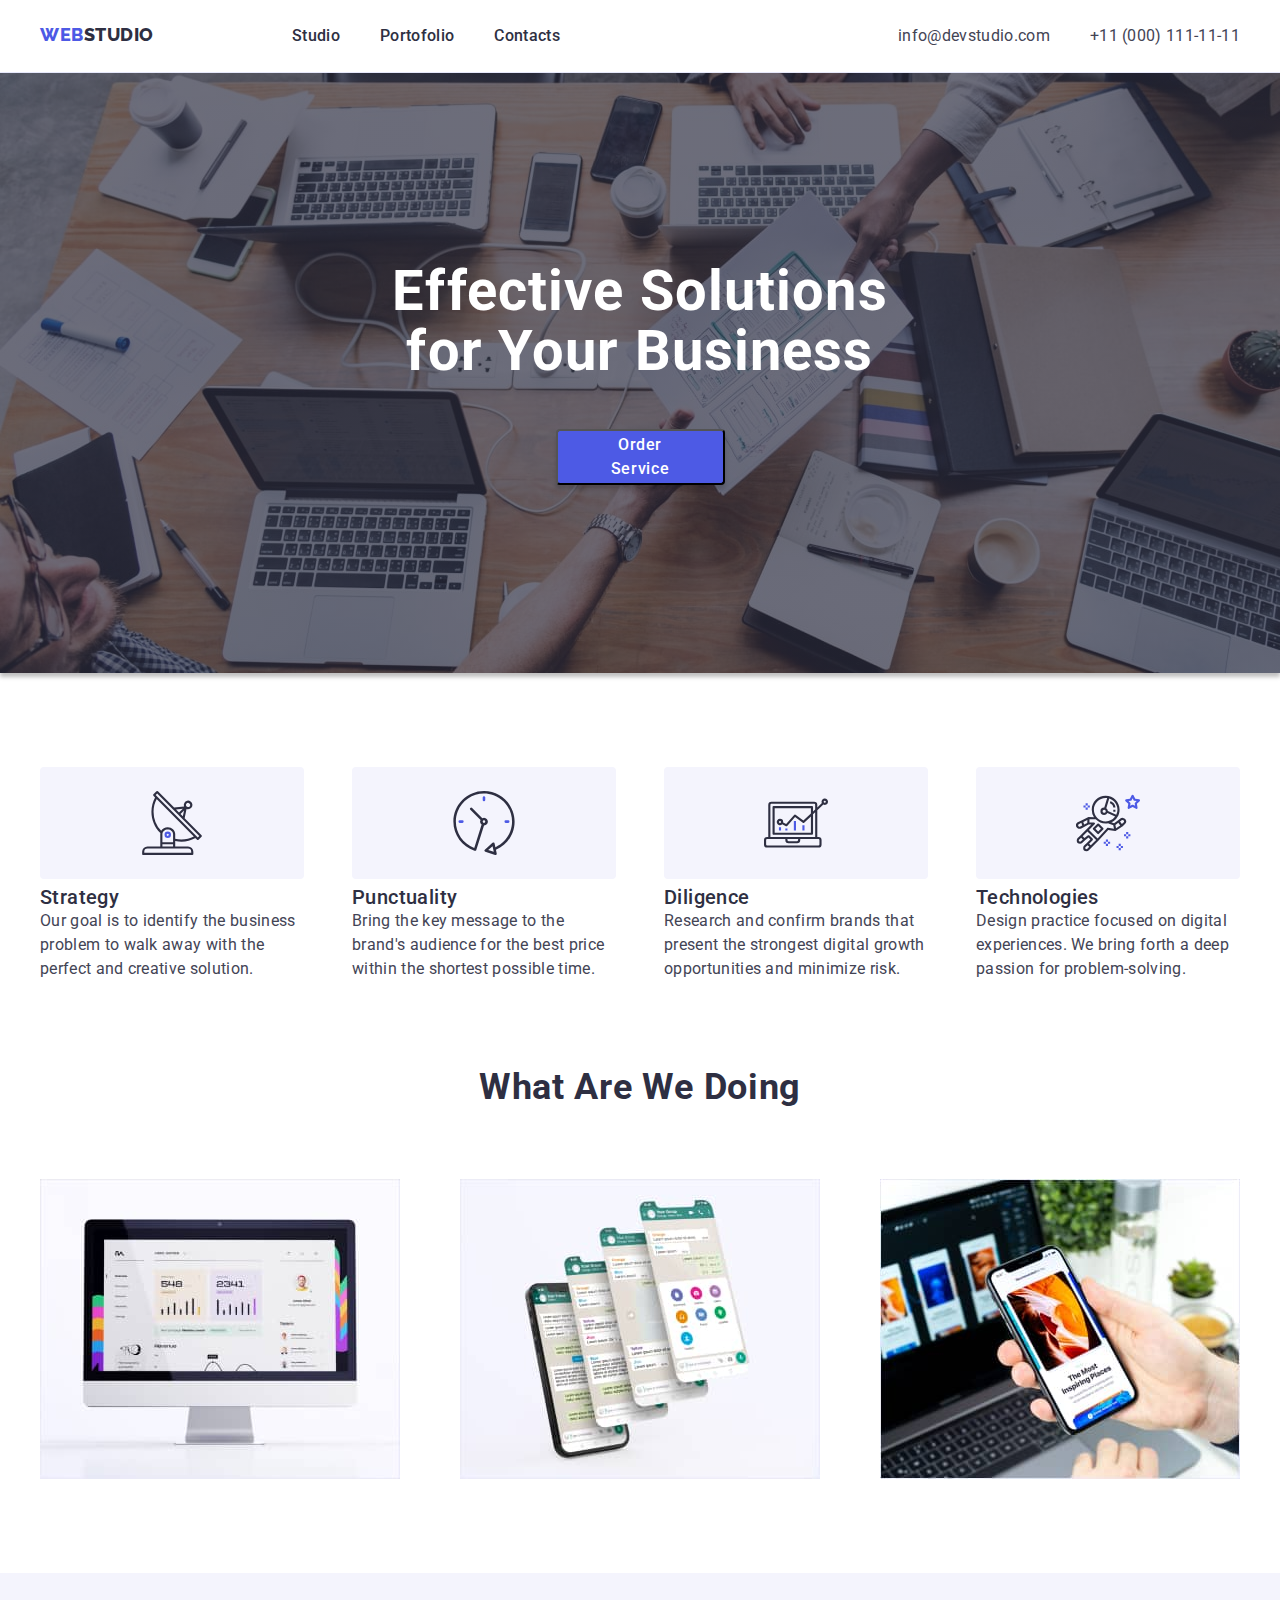
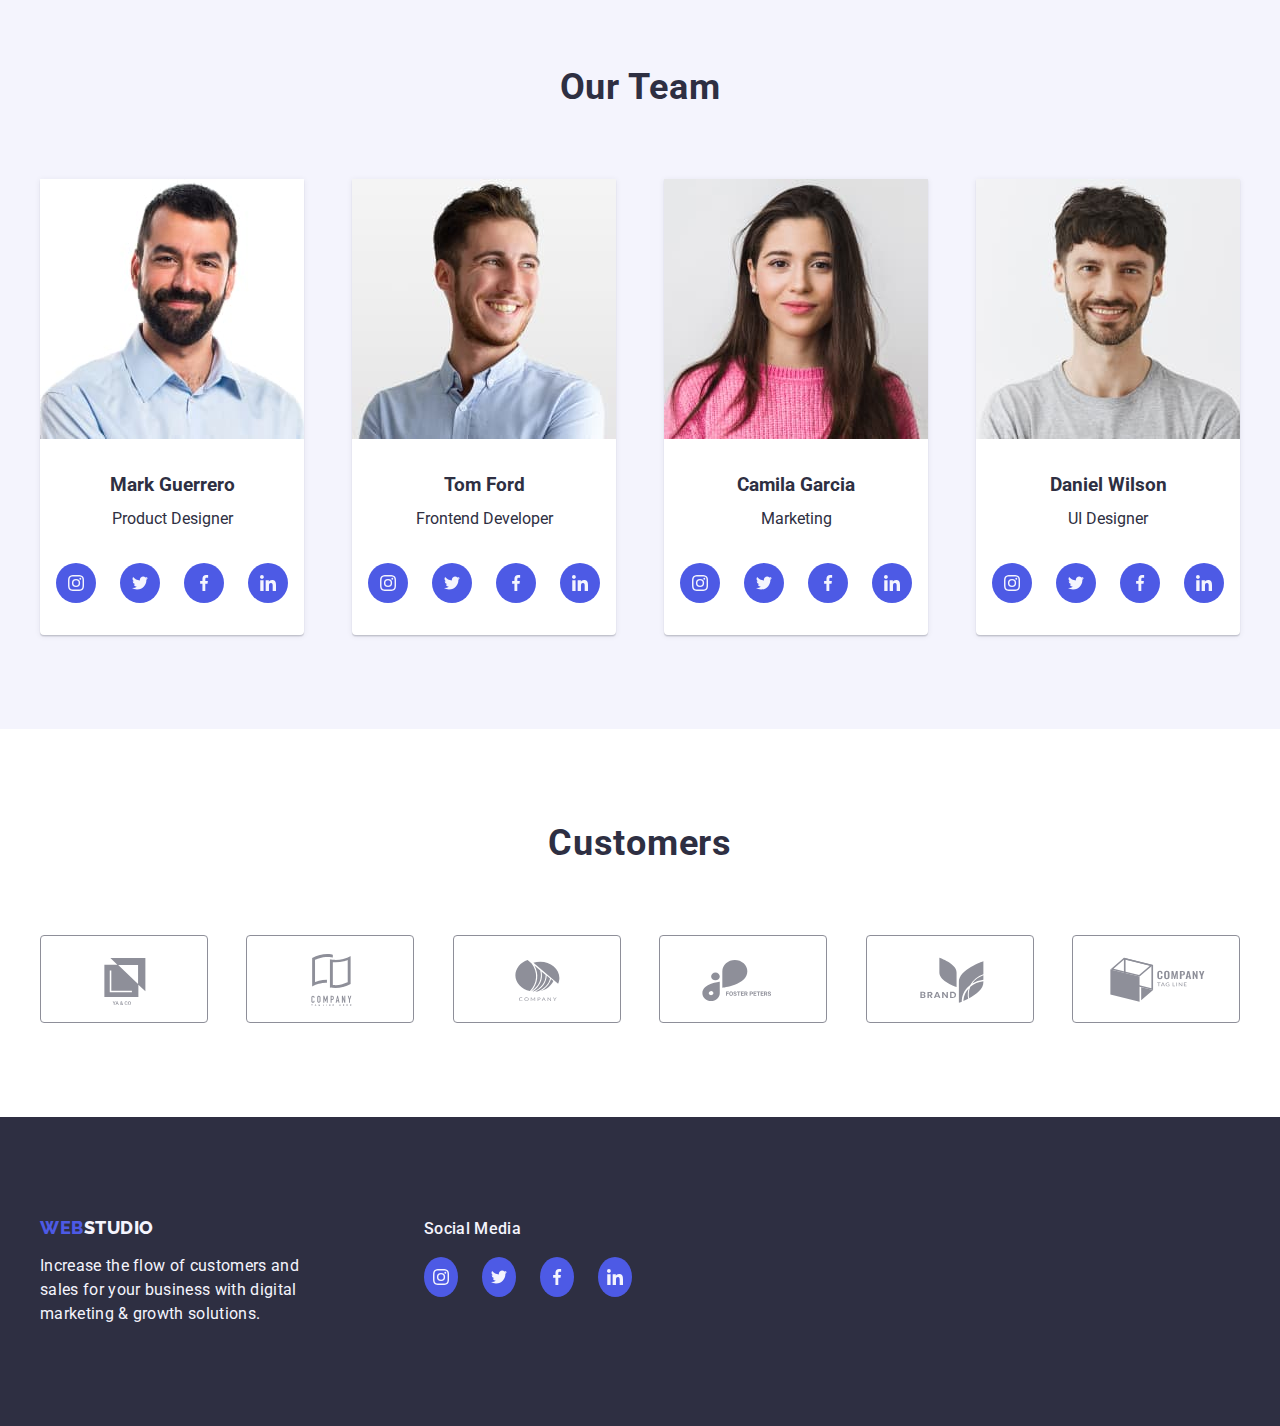
<file: index.html>
<!DOCTYPE html>
<html lang="en">
  <head>
    <meta charset="UTF-8" />
    <meta name="viewport" content="width=device-width, initial-scale=1.0" />

    <!-- import roboto si raleway -->
    <link rel="preconnect" href="https://fonts.googleapis.com" />
    <link rel="preconnect" href="https://fonts.gstatic.com" crossorigin />
    <link
      href="https://fonts.googleapis.com/css2?family=Raleway:ital,wght@0,100..900;1,100..900&family=Roboto:wght@400;500;700;900&display=swap"
      rel="stylesheet"
    />

    <link
      rel="stylesheet"
      href="https://cdnjs.cloudflare.com/ajax/libs/modern-normalize/1.1.0/modern-normalize.min.css"
    />
    <link rel="stylesheet" href="./css/modern-normalize.css" />
    <link rel="stylesheet" href="./css/studio.css" />

    <title>Web Studio</title>
  </head>

  <body class="width-page">
    <header class="header-line">
      <div class="container header-line-style">
        <a href="index.html" rel="noopener noreferrer" class="logo">WEB</a>
        <nav class="navbar">
          <ul class="navbar-list">
            <li>
              <a class="navbar-list-comp" href="index.html">Studio</a>
            </li>
            <li>
              <a
                class="navbar-list-comp"
                href="portofolio.html"
                target="_parent"
                >Portofolio</a
              >
            </li>
            <li>
              <a class="navbar-list-comp" href="" target="_blank">Contacts</a>
            </li>
          </ul>
        </nav>

        <ul class="contact">
          <li>
            <a href="mailto:info@devstudio.com">info@devstudio.com</a>
          </li>
          <li>
            <a href="tel:+11 (000) 111-11-11">+11 (000) 111-11-11</a>
          </li>
        </ul>
      </div>
    </header>

    <main>
      <!-- sectiunea hero -->
      <section class="section section-one">
        <div class="container hero-section">
          <h1>Effective Solutions for Your Business</h1>
          <button type="button">Order Service</button>
        </div>
      </section>

      <!-- sectiunea 1 -->
      <section class="section">
        <div class="container">
          <ul class="section-one-list">
            <li class="section-one-list-item">
              <div class="diagram-style">
                <svg class="diagram-icon">
                  <use href="./images/symbol-defs.svg#icon-antenna"></use>
                </svg>

                <h2>Strategy</h2>
                <p>
                  Our goal is to identify the business problem to walk away with
                  the perfect and creative solution.
                </p>
              </div>
            </li>
            <li class="section-one-list-item">
              <div class="diagram-style">
                <svg class="diagram-icon">
                  <use href="./images/symbol-defs.svg#icon-clock"></use>
                </svg>

                <h2>Punctuality</h2>
                <p>
                  Bring the key message to the brand's audience for the best
                  price within the shortest possible time.
                </p>
              </div>
            </li>
            <li class="section-one-list-item">
              <div class="diagram-style">
                <svg class="diagram-icon">
                  <use href="./images/symbol-defs.svg#icon-diagram"></use>
                </svg>
                <h2>Diligence</h2>
                <p>
                  Research and confirm brands that present the strongest digital
                  growth opportunities and minimize risk.
                </p>
              </div>
            </li>
            <li class="section-one-list-item">
              <div class="diagram-style">
                <svg class="diagram-icon">
                  <use href="./images/symbol-defs.svg#icon-astronaut"></use>
                </svg>
                <h2>Technologies</h2>
                <p>
                  Design practice focused on digital experiences. We bring forth
                  a deep passion for problem-solving.
                </p>
              </div>
            </li>
          </ul>
        </div>
      </section>

      <!-- sectiunea 2 -->
      <section class="section section-two">
        <div class="container section-two">
          <h2>What are we doing</h2>
          <ul class="section-two-list">
            <li>
              <img
                src="./images/img1(1).jpg"
                alt="monitor cu un grafic pornit"
                width="360"
                height="300"
              />
            </li>
            <li>
              <img
                src="./images/img2(1).jpg"
                alt="telefon cu aplicatie de text pornit"
                width="360"
                height="300"
              />
            </li>
            <li>
              <img
                src="./images/img3(1).jpg"
                alt="laptop conectat cu un laptop"
                width="360"
                height="300"
              />
            </li>
          </ul>
        </div>
      </section>

      <!-- sectiunea 3 -->
      <section class="section section-tree">
        <div class="container our-team-section">
          <h2>Our Team</h2>
          <ul class="card-list">
            <li class="card">
              <img
                src="./images/img(4).jpg"
                alt="Mark Guerrero"
                width="264"
                height="260"
              />
              <div class="card-content">
                <h3>Mark Guerrero</h3>
                <p>Product Designer</p>
              </div>
              <div class="icons-list">
                <a
                  href="https://www.instagram.com/"
                  target="_blank"
                  arial-label="instagram-link"
                  class="icon"
                  ><svg>
                    <use href="./images/symbol-defs.svg#icon-instagram"></use>
                  </svg>
                </a>
                <a
                  href="https://www.twitter.com/"
                  target="_blank"
                  arial-label="instagram-link"
                  class="icon"
                  ><svg>
                    <use href="./images/symbol-defs.svg#icon-twitter"></use>
                  </svg>
                </a>
                <a
                  href="https://www.facebook.com/"
                  target="_blank"
                  arial-label="instagram-link"
                  class="icon"
                  ><svg>
                    <use href="./images/symbol-defs.svg#icon-facebook"></use>
                  </svg>
                </a>
                <a
                  href="https://www.linkedin.com/"
                  target="_blank"
                  arial-label="instagram-link"
                  class="icon"
                  ><svg>
                    <use href="./images/symbol-defs.svg#icon-linkedin"></use>
                  </svg>
                </a>
              </div>
            </li>
            <li class="card">
              <img
                src="./images/img(1)(1).jpg"
                alt="Tom Ford"
                width="264"
                height="260"
              />
              <div class="card-content">
                <h3>Tom Ford</h3>
                <p>Frontend Developer</p>
              </div>
              <div class="icons-list">
                <a
                  href="https://www.instagram.com/"
                  target="_blank"
                  arial-label="instagram-link"
                  class="icon"
                  ><svg>
                    <use href="./images/symbol-defs.svg#icon-instagram"></use>
                  </svg>
                </a>
                <a
                  href="https://www.twitter.com/"
                  target="_blank"
                  arial-label="instagram-link"
                  class="icon"
                  ><svg>
                    <use href="./images/symbol-defs.svg#icon-twitter"></use>
                  </svg>
                </a>
                <a
                  href="https://www.facebook.com/"
                  target="_blank"
                  arial-label="instagram-link"
                  class="icon"
                  ><svg>
                    <use href="./images/symbol-defs.svg#icon-facebook"></use>
                  </svg>
                </a>
                <a
                  href="https://www.linkedin.com/"
                  target="_blank"
                  arial-label="instagram-link"
                  class="icon"
                  ><svg>
                    <use href="./images/symbol-defs.svg#icon-linkedin"></use>
                  </svg>
                </a>
              </div>
            </li>
            <li class="card">
              <img
                src="./images/img(2)(1).jpg"
                alt="Camila Garcia"
                width="264"
                height="260"
              />
              <div class="card-content">
                <h3>Camila Garcia</h3>
                <p>Marketing</p>
              </div>
              <div class="icons-list">
                <a
                  href="https://www.instagram.com/"
                  target="_blank"
                  arial-label="instagram-link"
                  class="icon"
                  ><svg>
                    <use href="./images/symbol-defs.svg#icon-instagram"></use>
                  </svg>
                </a>
                <a
                  href="https://www.twitter.com/"
                  target="_blank"
                  arial-label="instagram-link"
                  class="icon"
                  ><svg>
                    <use href="./images/symbol-defs.svg#icon-twitter"></use>
                  </svg>
                </a>
                <a
                  href="https://www.facebook.com/"
                  target="_blank"
                  arial-label="instagram-link"
                  class="icon"
                  ><svg>
                    <use href="./images/symbol-defs.svg#icon-facebook"></use>
                  </svg>
                </a>
                <a
                  href="https://www.linkedin.com/"
                  target="_blank"
                  arial-label="instagram-link"
                  class="icon"
                  ><svg>
                    <use href="./images/symbol-defs.svg#icon-linkedin"></use>
                  </svg>
                </a>
              </div>
            </li>
            <li class="card">
              <img
                src="./images/img(3)(1).jpg"
                alt="Daniel Wilson"
                width="264"
                height="260"
              />
              <div class="card-content">
                <h3>Daniel Wilson</h3>
                <p>UI Designer</p>
              </div>
              <div class="icons-list">
                <a
                  href="https://www.instagram.com/"
                  target="_blank"
                  arial-label="instagram-link"
                  class="icon"
                  ><svg>
                    <use href="./images/symbol-defs.svg#icon-instagram"></use>
                  </svg>
                </a>
                <a
                  href="https://www.twitter.com/"
                  target="_blank"
                  arial-label="instagram-link"
                  class="icon"
                  ><svg>
                    <use href="./images/symbol-defs.svg#icon-twitter"></use>
                  </svg>
                </a>
                <a
                  href="https://www.facebook.com/"
                  target="_blank"
                  arial-label="instagram-link"
                  class="icon"
                  ><svg>
                    <use href="./images/symbol-defs.svg#icon-facebook"></use>
                  </svg>
                </a>
                <a
                  href="https://www.linkedin.com/"
                  target="_blank"
                  arial-label="instagram-link"
                  class="icon"
                  ><svg>
                    <use href="./images/symbol-defs.svg#icon-linkedin"></use>
                  </svg>
                </a>
              </div>
            </li>
          </ul>
        </div>
      </section>
      <!-- Sectiunea 4 -->
      <section class="section section-four">
        <div class="container customers">
          <h2>Customers</h2>
          <ul class="customers-list">
            <li class="customers-list-style">
              <a href="" target="_blank" arial-label="clientul1"></a>
              <svg class="icon-customers">
                <use href="./images/symbol-defs.svg#icon-Client-one"></use>
              </svg>
            </li>
            <li class="customers-list-style">
              <a href="" target="_blank" arial-label="clientul2"></a>
              <svg class="icon-customers">
                <use href="./images/symbol-defs.svg#icon-Client-two"></use>
              </svg>
            </li>
            <li class="customers-list-style">
              <a href="" target="_blank" arial-label="clientul3"></a>
              <svg class="icon-customers">
                <use href="./images/symbol-defs.svg#icon-Client-four"></use>
              </svg>
            </li>
            <li class="customers-list-style">
              <a href="" target="_blank" arial-label="clientul4"></a>
              <svg class="icon-customers">
                <use href="./images/symbol-defs.svg#icon-Client-fou"></use>
              </svg>
            </li>
            <li class="customers-list-style">
              <a href="" target="_blank" arial-label="clientul5"></a>
              <svg class="icon-customers">
                <use href="./images/symbol-defs.svg#icon-Client-five"></use>
              </svg>
            </li>
            <li class="customers-list-style">
              <a href="" target="_blank" arial-label="clientul6"></a>
              <svg class="icon-customers">
                <use href="./images/symbol-defs.svg#icon-Client-six"></use>
              </svg>
            </li>
          </ul>
        </div>
      </section>
    </main>

    <footer class="footer-section">
      <div class="container">
        <div class="total">
          <div class="footer-section-style">
            <a class="footer-logo" href="index.html" rel="noopener noreferrer"
              >WEB</a
            >
            <p>
              Increase the flow of customers and sales for your business with
              digital marketing & growth solutions.
            </p>
          </div>
          <div class="social-media">
            <h3>Social Media</h3>
            <div class="icons-list">
              <a
                href="https://www.instagram.com/"
                target="_blank"
                arial-label="instagram-link"
                class="icon"
                ><svg>
                  <use href="./images/symbol-defs.svg#icon-instagram"></use>
                </svg>
              </a>
              <a
                href="https://www.twitter.com/"
                target="_blank"
                arial-label="instagram-link"
                class="icon"
                ><svg>
                  <use href="./images/symbol-defs.svg#icon-twitter"></use>
                </svg>
              </a>
              <a
                href="https://www.facebook.com/"
                target="_blank"
                arial-label="instagram-link"
                class="icon"
                ><svg>
                  <use href="./images/symbol-defs.svg#icon-facebook"></use>
                </svg>
              </a>
              <a
                href="https://www.linkedin.com/"
                target="_blank"
                arial-label="instagram-link"
                class="icon"
                ><svg>
                  <use href="./images/symbol-defs.svg#icon-linkedin"></use>
                </svg>
              </a>
            </div>
          </div>
        </div>
      </div>
    </footer>
  </body>
</html>
</file>
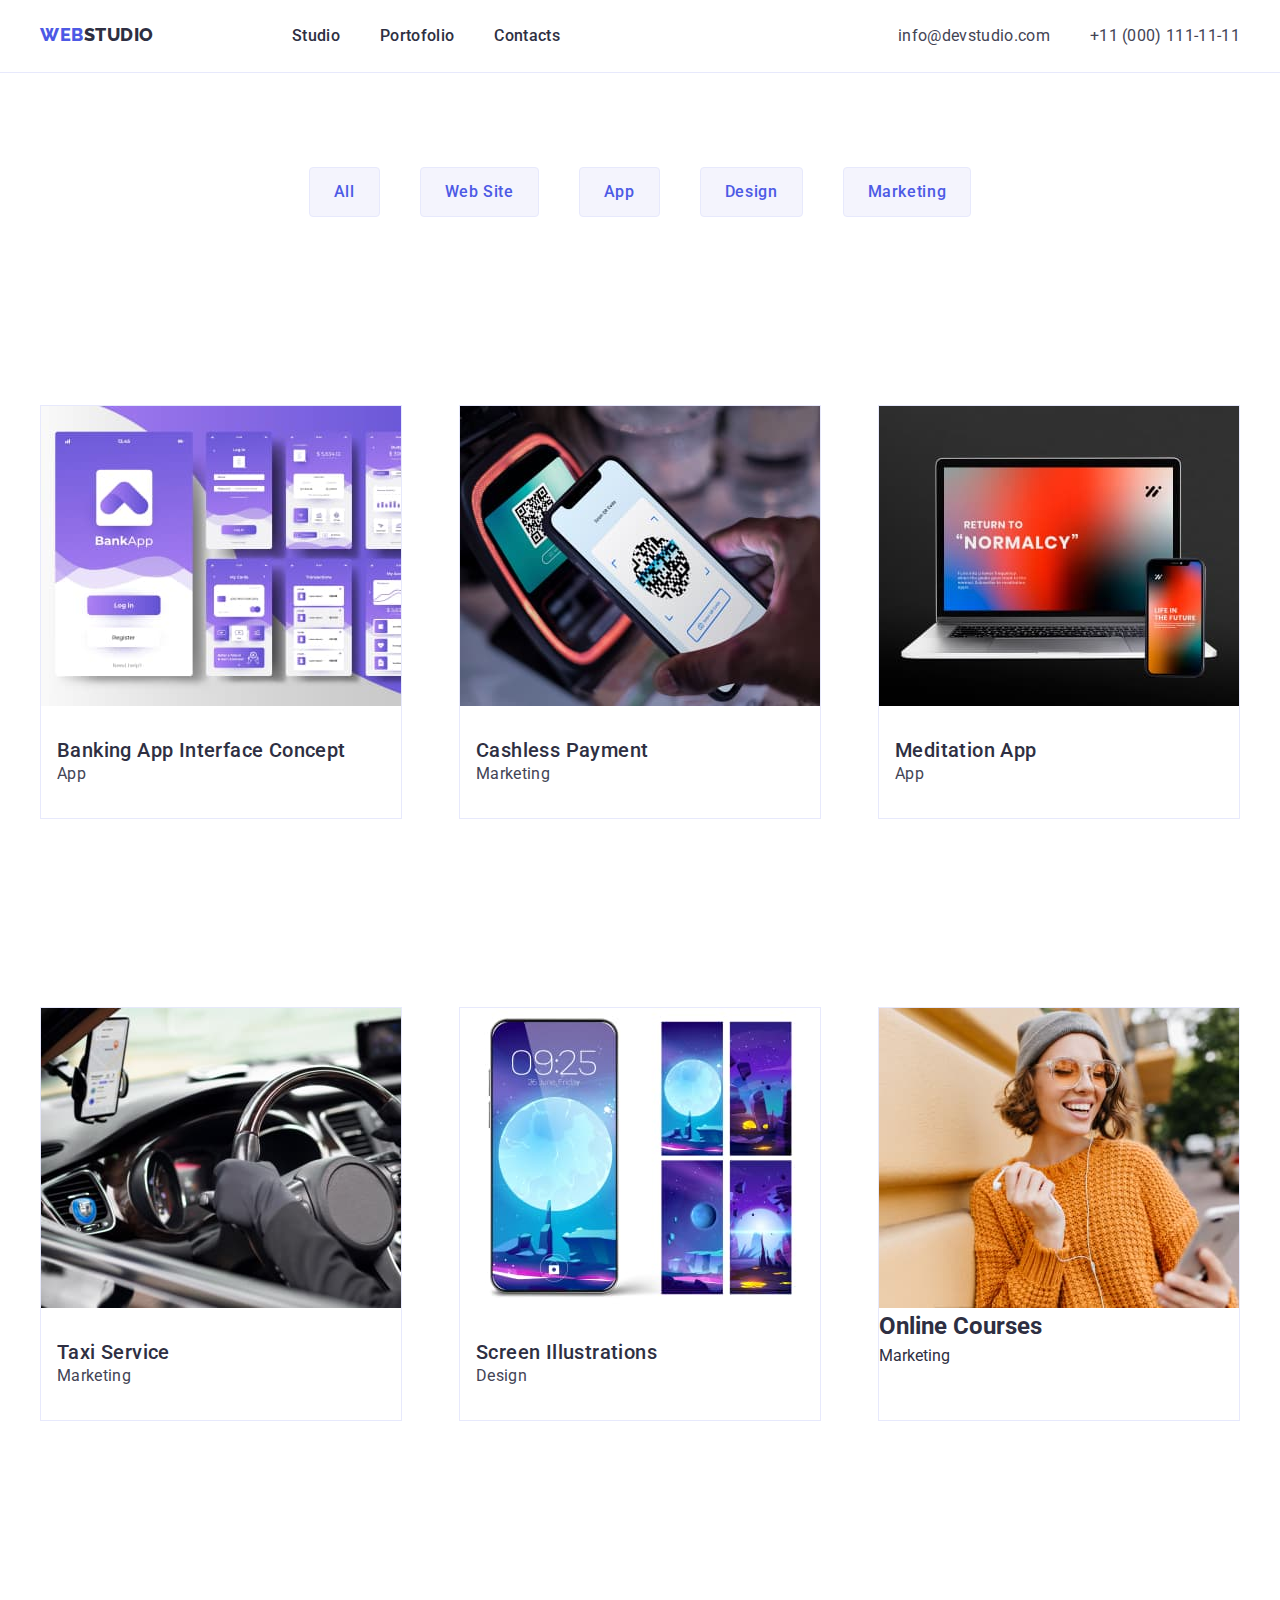
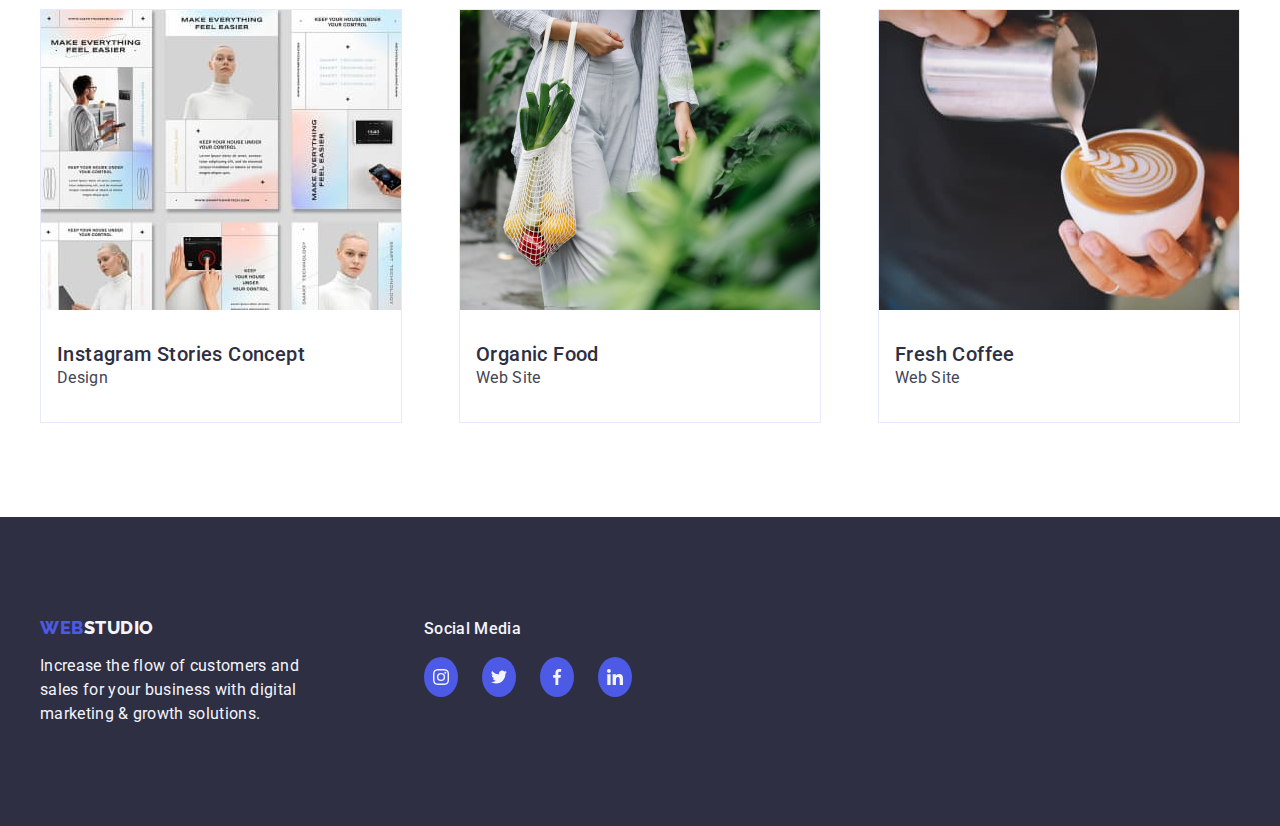
<file: portofolio.html>
<!DOCTYPE html>
<html lang="en">
  <head>
    <meta charset="UTF-8" />
    <meta name="viewport" content="width=device-width, initial-scale=1.0" />

    <link rel="preconnect" href="https://fonts.googleapis.com" />
    <link rel="preconnect" href="https://fonts.gstatic.com" crossorigin />
    <link
      href="https://fonts.googleapis.com/css2?family=Raleway:ital,wght@0,100..900;1,100..900&family=Roboto:wght@400;500;700;900&display=swap"
      rel="stylesheet"
    />

    <link
      rel="stylesheet"
      href="https://cdnjs.cloudflare.com/ajax/libs/modern-normalize/1.1.0/modern-normalize.min.css"
    />
    <link rel="stylesheet" href="./css/modern-normalize.css" />
    <link rel="stylesheet" href="./css/portofolio.css" />

    <title>Portofolio</title>
  </head>

  <body>
    <header class="header-line">
      <div class="container header-line-style">
        <a href="index.html" class="logo">WEB</a>
        <nav class="navbar">
          <ul class="navbar-list">
            <li>
              <a class="navbar-list-comp" href="index.html">Studio</a>
            </li>
            <li>
              <a class="navbar-list-comp" href="portofolio.html" target="_blank"
                >Portofolio</a
              >
            </li>
            <li>
              <a class="navbar-list-comp" href="" target="_blank">Contacts</a>
            </li>
          </ul>
        </nav>

        <ul class="contact">
          <li>
            <a href="mailto:info@devstudio.com">info@devstudio.com</a>
          </li>
          <li>
            <a href="tel:+11 (000) 111-11-11">+11 (000) 111-11-11</a>
          </li>
        </ul>
      </div>
    </header>

    <main>
      <!-- sectiune de main -->
      <section class="section">
        <div class="container">
          <ul class="filters-section-list">
            <li>
              <button type="button" class="filters-section-list-button">
                All
              </button>
            </li>
            <li>
              <button type="button" class="filters-section-list-button">
                Web Site
              </button>
            </li>
            <li>
              <button type="button" class="filters-section-list-button">
                App
              </button>
            </li>
            <li>
              <button type="button" class="filters-section-list-button">
                Design
              </button>
            </li>
            <li>
              <button type="button" class="filters-section-list-button">
                Marketing
              </button>
            </li>
          </ul>
        </div>
      </section>

      <li>
        <!-- sectiunea 1 -->
        <section class="section">
          <div class="container">
            <ul class="section-row-list">
              <li class="project-card">
                <img src="./images/portofolio1.jpg" alt="Aplicatie_bancara" />
                <div class="project-card-info">
                  <h2>Banking App Interface Concept</h2>
                  <span>App</span>
                </div>
              </li>
              <li class="project-card">
                <img src="./images/portofolio2.jpg" alt="Plata_card" />
                <div class="project-card-info">
                  <h2>Cashless Payment</h2>
                  <span>Marketing</span>
                </div>
              </li>
              <li class="project-card">
                <img
                  src="./images/portofolio3.jpg"
                  alt="Aplicatie_de_meditat"
                />
                <div class="project-card-info">
                  <h2>Meditation App</h2>
                  <span>App</span>
                </div>
              </li>
            </ul>
          </div>
        </section>
      </li>
      <li>
        <!-- sectiunea 2 -->
        <section class="section">
          <div class="container">
            <ul class="section-row-list">
              <li class="project-card">
                <img src="./images/portofolio4.jpg" alt="Serviciu_taxi" />
                <div class="project-card-info">
                  <h2>Taxi Service</h2>
                  <span>Marketing</span>
                </div>
              </li>
              <li class="project-card">
                <img src="./images/portofolio5.jpg" alt="Ilustratii_telefon" />
                <div class="project-card-info">
                  <h2>Screen Illustrations</h2>
                  <span>Design</span>
                </div>
              </li>
              <li class="project-card">
                <img src="./images/portofolio6.jpg" alt="Online Courses" />
                <div class="Cursuri_online">
                  <h2>Online Courses</h2>
                  <span>Marketing</span>
                </div>
              </li>
            </ul>
          </div>
        </section>
      </li>
      <li>
        <!-- sectiunea 3 -->
        <section class="section">
          <div class="container">
            <ul class="section-row-list">
              <li class="project-card">
                <img src="./images/portofolio7.jpg" alt="Instagram_stories" />
                <div class="project-card-info">
                  <h2>Instagram Stories Concept</h2>
                  <span>Design</span>
                </div>
              </li>
              <li class="project-card">
                <img src="./images/portofolio8.jpg" alt="Organic_food" />
                <div class="project-card-info">
                  <h2>Organic Food</h2>
                  <span>Web Site</span>
                </div>
              </li>
              <li class="project-card">
                <img src="./images/portofolio9.jpg" alt="Ceasca_cafea" />
                <div class="project-card-info">
                  <h2>Fresh Coffee</h2>
                  <span>Web Site</span>
                </div>
              </li>
            </ul>
          </div>
        </section>
      </li>
    </main>

    <footer class="footer-section">
      <div class="container">
        <div class="total">
          <div class="footer-section-style">
            <a class="footer-logo" href="index.html" rel="noopener noreferrer"
              >WEB</a
            >
            <p>
              Increase the flow of customers and sales for your business with
              digital marketing & growth solutions.
            </p>
          </div>
          <div class="social-media">
            <h3>Social Media</h3>
            <div class="icons-list">
              <a
                href="https://www.instagram.com/"
                target="_blank"
                arial-label="instagram-link"
                class="icon"
                ><svg>
                  <use href="./images/symbol-defs.svg#icon-instagram"></use>
                </svg>
              </a>
              <a
                href="https://www.twitter.com/"
                target="_blank"
                arial-label="instagram-link"
                class="icon"
                ><svg>
                  <use href="./images/symbol-defs.svg#icon-twitter"></use>
                </svg>
              </a>
              <a
                href="https://www.facebook.com/"
                target="_blank"
                arial-label="instagram-link"
                class="icon"
                ><svg>
                  <use href="./images/symbol-defs.svg#icon-facebook"></use>
                </svg>
              </a>
              <a
                href="https://www.linkedin.com/"
                target="_blank"
                arial-label="instagram-link"
                class="icon"
                ><svg>
                  <use href="./images/symbol-defs.svg#icon-linkedin"></use>
                </svg>
              </a>
            </div>
          </div>
        </div>
      </div>
    </footer>
  </body>
</html>
</file>
<file: css/studio.css>
@import url("./style.css");

.section-one {
	
	background-image: linear-gradient(rgba(46, 47, 66, 0.7), rgba(46, 47, 66, 0.7)), url("../images/cover-hero-section.jpg");
    background-size: cover;
	position: relative;
	height: 600px;
	display: flex;
	justify-content: center;
	box-shadow: 0 4px 4px 0 rgba(0, 0, 0, 0.25);
	
}

.hero-section {
	display: flex;
	flex-direction: column;
	align-items: center;
	justify-content: center;
	gap: 48px;
	
}

.hero-section h1 {
	width: 496px;
	height: 120px;
	font-weight: 700;
	font-size: 56px;
	line-height: 1.07143;
	letter-spacing: 0.02em;
	text-align: center;
	color: var(--white);
}

.hero-section button {
	width: 169px;
	height: 56px;
	padding: 16px 32px;
	background: var(--iris);
	box-shadow: 0 4px 4px 0 rgba(0, 0, 0, 0.15);
	border-radius: 4px;
	font-weight: 500;
	font-size: 16px;
	line-height: 1.5;
	letter-spacing: 0.04em;
	color: var(--white);
	display: flex;
	justify-content: center;
	align-items: center;
	cursor: pointer;
}

.hero-section button:hover {
	color: var(--white);
	background-color: var(--ocean);
}

.section-one-list {
	display: flex;
	justify-content: space-between;
}

.section-one-list-item h2 {
	font-weight: 500;
	font-size: 20px;
	line-height: 1.2;
	letter-spacing: 0.02em;
}

.section-one-list-item p {
	font-size: 16px;
	line-height: 1.5;
	letter-spacing: 0.02em;
	color: var(--slate);
}

.section-one-list-item {
	width: 264px;
	display: flex;
	flex-direction: column;
	justify-content: space-between;
}

.section-two {
	display: flex;
	flex-direction: column;
	gap: 72px;
}

.section-two h2 {
	font-weight: 700;
	font-size: 36px;
	line-height: 1.11111;
	letter-spacing: 0.02em;
	text-transform: capitalize;
	text-align: center;
}

.section-two-list {
	display: flex;
	justify-content: space-between;
}

.section-tree {
	background: var(--cloud);
}

.our-team-section {
	display: flex;
	flex-direction: column;
}

.our-team-section h2 {
	font-weight: 700;
	font-size: 36px;
	line-height: 1.11111;
	letter-spacing: 0.02em;
	margin-bottom: 72px;
	text-align: center;
}

.card-list {
	display: flex;
	justify-content: space-between;
}

.card {
	border-radius: 0 0 4px 4px;
	box-shadow: 0 2px 1px 0 rgba(46, 47, 66, 0.08), 0 1px 1px 0 rgba(46, 47, 66, 0.16), 0 1px 6px 0 rgba(46, 47, 66, 0.08);
	background: var(--white);
	display: flex;
	flex-direction: column;
	gap: 32px;
}

.card-content {
	display: flex;
	flex-direction: column;
	align-items: center;
	justify-content: center;
	gap: 8px;
}

.icons-list {
	display: flex;
	justify-content: center;
	gap: 24px;
	margin-bottom: 32px;
}

.icons-list .icon svg{
	width: 16px;
	height: 16px;
}

.icons-list .icon {
	width: 40px;
	height: 40px;
	background-color: var(--icons-background);
	border-radius: 50%;
	display: flex;
	justify-content: center;
	align-items: center;
}

.social-media .icon-list {
	display: flex;
	flex: column;
}
.social-media h3{
	margin-bottom: 16px;
}
.diagram-icon{
	margin: 24px 100px;
    width: 64px;
    height: 64px;
}
.diagram-style{
	background-color: var(--cloud);
    border-radius: 4px;
    width: 264px;
    height: 112px;
}
.diagram-style h2{
	margin-top: 30px;
}

.customers-list{
	display: flex;
	justify-content: space-between;
}

.customers-list-style{
	border: 1px solid #8e8f99;
	border-radius: 4px;
	width: 168px;
	height: 88px;
	display: flex;
	justify-content: center;
	align-items: center;
}
.icon-customers{
	width: 104px;
	height: 56px;
}
.customers h2{
	font-family: var(--familly-font);
    font-weight: 700;
    font-size: 36px;
    line-height: 1.11111;
    letter-spacing: 0.02em;
    text-transform: capitalize;
    text-align: center;
    color: var(--navy-blue);
    margin-bottom: 72px;
}
</file>
<file: css/portofolio.css>
@import url("./style.css");

.filters-section-list {
	display: flex;
	justify-content: center;
	align-items: center;
	gap: 40px;
	white-space: nowrap;
}

.filters-section-list-button {
	padding: 12px 24px;
	border: 1px solid var(--cornflower);
	border-radius: 4px;
	background: var(--cloud);
	font-weight: 500;
	font-size: 16px;
	line-height: 1.5;
	letter-spacing: 0.04em;
	text-align: center;
	color: var(--iris);
}

.filters-section-list-button:hover {
	color: var(--white);
	background: var(--ocean);
	box-shadow: 0 2px 2px 0 rgba(0, 0, 0, 0.12), 0 2px 1px 0 rgba(0, 0, 0, 0.08), 0 3px 1px 0 rgba(0, 0, 0, 0.1);
	cursor: pointer;
}

.section-row-list {
	display: flex;
	justify-content: space-between;
}
.project-card:hover{
	box-shadow: 0 2px 1px 0 rgba(46, 47, 66, 0.08), 0 1px 1px 0 rgba(46, 47, 66, 0.16), 0 1px 6px 0 rgba(46, 47, 66, 0.08);
}
.project-card {
	border: 1px solid var(--cornflower);
	background: var(--white);
}

.project-card-info {
	display: flex;
	flex-direction: column;
	margin: 32px 0 32px 16px;
}

.project-card-info h2 {
	font-weight: 500;
	font-size: 20px;
	line-height: 1.2;
	letter-spacing: 0.02em;
	color: var(--navy-blue);
}

.project-card-info span {
	font-size: 16px;
	line-height: 1.5;
	letter-spacing: 0.02em;
	color: var(--slate);
}

.icons-list {
	display: flex;
	justify-content: center;
	gap: 24px;
	margin-bottom: 32px;
}

.icons-list .icon svg{
	width: 16px;
	height: 16px;
}

.icons-list .icon {
	width: 40px;
	height: 40px;
	background-color: var(--icons-background);
	border-radius: 50%;
	display: flex;
	justify-content: center;
	align-items: center;
}

.social-media .icon-list {
	display: flex;
	flex: column;
}
.social-media h3{
	margin-bottom: 16px;
}
</file>
